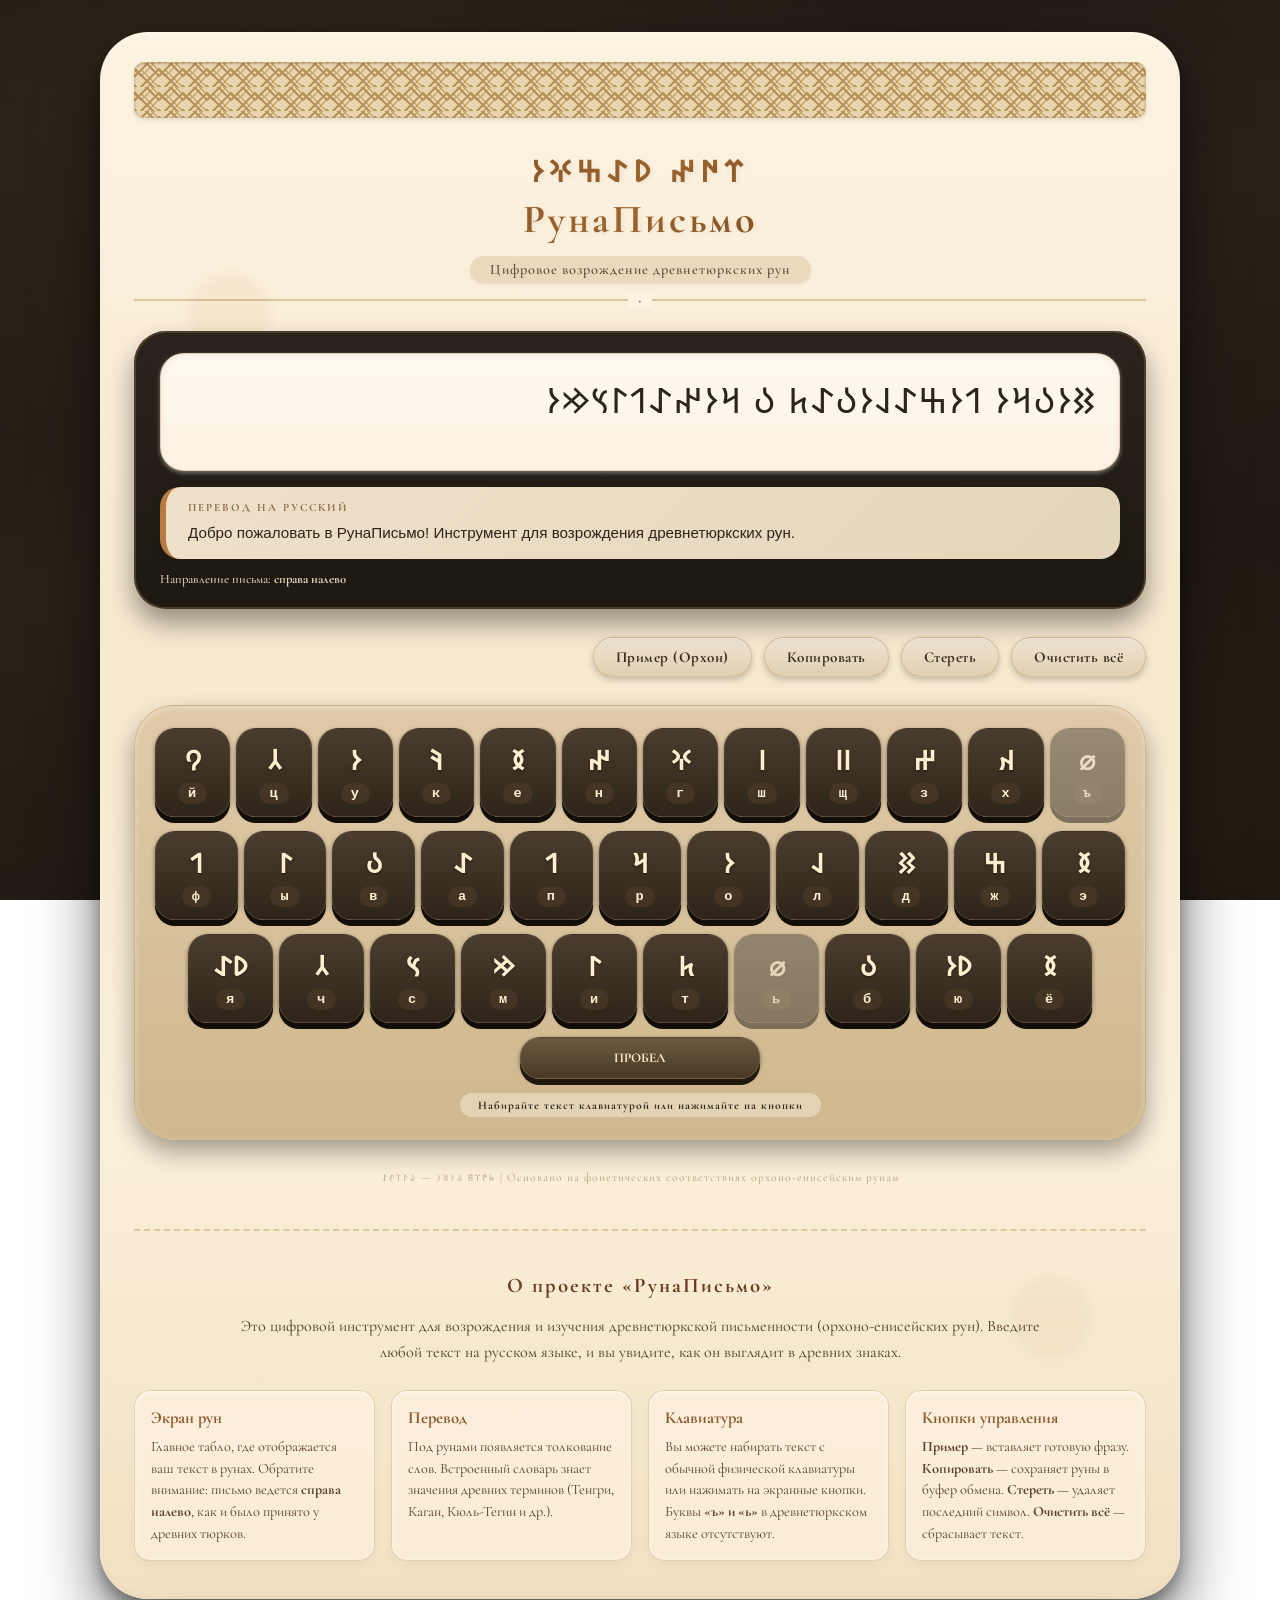
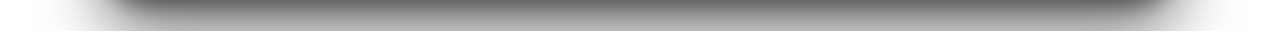
<file: index.html>
<!DOCTYPE html>
<html lang="ru">
<head>
    <meta charset="UTF-8">
    <meta name="viewport" content="width=device-width, initial-scale=1.0">
    <title>РунаПисьмо — цифровое возрождение древнетюркских рун</title>
    <link rel="preconnect" href="https://fonts.googleapis.com">
    <link rel="preconnect" href="https://fonts.gstatic.com" crossorigin>
    <link href="https://fonts.googleapis.com/css2?family=Noto+Sans+Old+Turkic&family=Cormorant+Garamond:wght@500;700&display=swap" rel="stylesheet">
    <link rel="stylesheet" href="style.css">
</head>
<body>
    <main class="tool-container">
        <div class="ornament" aria-hidden="true"></div>

        <header class="title-section">
            <h1><span class="rune-accent">𐰼𐰇𐰤 𐰖𐰀𐰕𐰍𐰆</span><br>РунаПисьмо</h1>
            <p class="sub">Цифровое возрождение древнетюркских рун</p>
        </header>

        <section class="rune-display-area">
            <div class="rune-text-container">
                <div id="runeOutput" class="rune-output" dir="rtl" style="unicode-bidi: isolate;" aria-live="polite"></div>
            </div>

            <div class="translation-block">
                <div class="translation-label">Перевод на русский</div>
                <div id="translationText" class="translation-text" aria-live="polite">—</div>
            </div>

            <div class="info-hint">
                <span>Направление письма: <strong>справа налево</strong></span>
                <span class="copy-notify" id="copyToast" role="status" aria-live="polite"></span>
            </div>
        </section>

        <section class="action-bar" aria-label="Действия">
            <button class="action-btn" id="exampleBtn" type="button">Пример (Орхон)</button>
            <button class="action-btn" id="copyBtn" type="button">Копировать</button>
            <button class="action-btn" id="backBtn" type="button">Стереть</button>
            <button class="action-btn" id="clearBtn" type="button">Очистить всё</button>
        </section>

        <section class="keyboard" aria-label="Виртуальная клавиатура">
            <div class="key-row" id="keyboardRow1"></div>
            <div class="key-row" id="keyboardRow2"></div>
            <div class="key-row" id="keyboardRow3"></div>
            <div class="key-row">
                <button class="key special-key space-key" id="spaceKeyBtn" type="button">ПРОБЕЛ</button>
            </div>
            <p class="keyboard-caption">Набирайте текст клавиатурой или нажимайте на кнопки</p>
        </section>

        <footer>
            𐱅𐰇𐰼𐰜 𐰉𐰆𐰑𐰣 — 𐰉𐰃𐰠𐰏𐰀 | Основано на фонетических соответствиях орхоно-енисейским рунам
        </footer>
        <section class="about-section">
            <h2 class="about-title"> О проекте «РунаПисьмо»</h2>
            <p class="about-desc">
                Это цифровой инструмент для возрождения и изучения древнетюркской письменности (орхоно-енисейских рун). 
                Введите любой текст на русском языке, и вы увидите, как он выглядит в древних знаках.
            </p>
                        <div class="about-grid">
                <div class="about-card">
                    <h3>Экран рун</h3>
                    <p>Главное табло, где отображается ваш текст в рунах. Обратите внимание: письмо ведется <b>справа налево</b>, как и было принято у древних тюрков.</p>
                </div>
                <div class="about-card">
                    <h3>Перевод</h3>
                    <p>Под рунами появляется толкование слов. Встроенный словарь знает значения древних терминов (Тенгри, Каган, Кюль-Тегин и др.).</p>
                </div>
                <div class="about-card">
                    <h3>Клавиатура</h3>
                    <p>Вы можете набирать текст с обычной физической клавиатуры или нажимать на экранные кнопки. Буквы <b>«ъ» и «ь»</b> в древнетюркском языке отсутствуют.</p>
                </div>
                <div class="about-card">
                    <h3>Кнопки управления</h3>
                    <p><b>Пример</b> — вставляет готовую фразу. <b>Копировать</b> — сохраняет руны в буфер обмена. <b>Стереть</b> — удаляет последний символ. <b>Очистить всё</b> — сбрасывает текст.</p>
                </div>
            </div>
        </section>
    </main>

    <script src="script.js"></script>
</body>
</html>
</file>
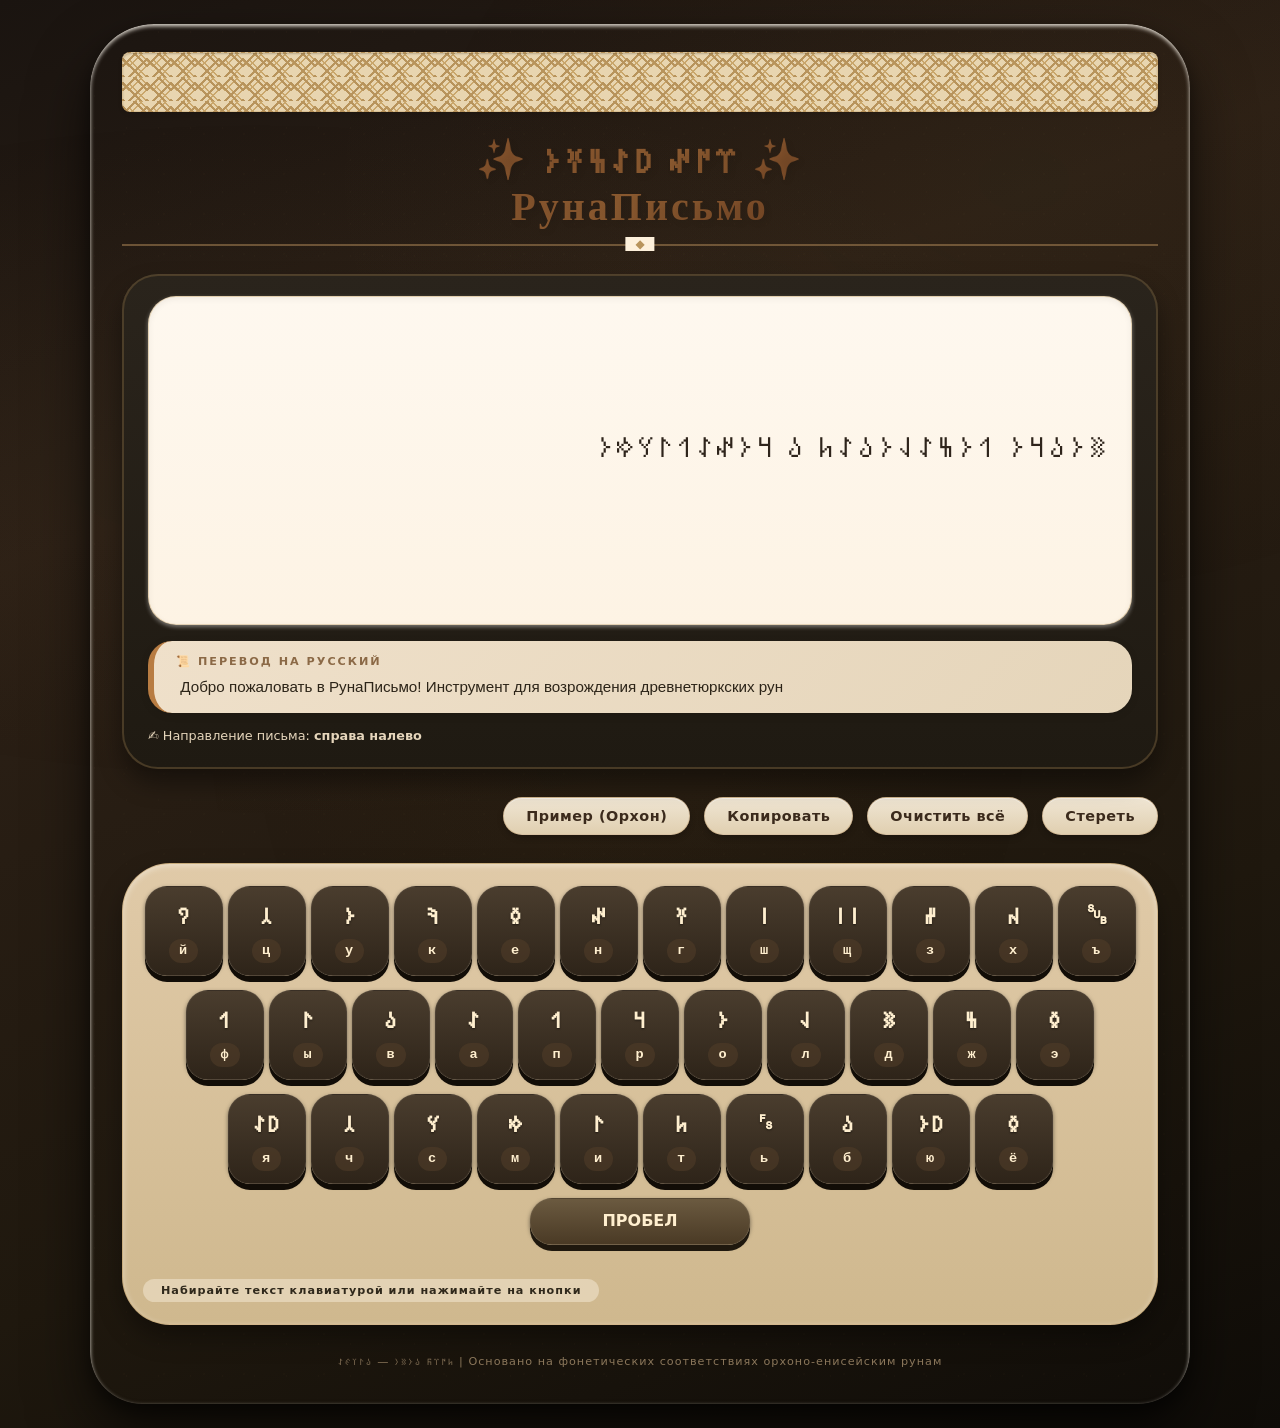
<file: Hakaton.html>
<!DOCTYPE html>
<html lang="ru">
<head>
    <meta charset="UTF-8">
    <meta name="viewport" content="width=device-width, initial-scale=1.0, user-scalable=yes">
    <title>РунаПисьмо — цифровое возрождение древнетюркских рун</title>
    <style>
        * {
            box-sizing: border-box;
            user-select: none;
        }

        body {
            background: linear-gradient(160deg, #1a1410 0%, #2c2016 30%, #1f180e 70%, #0f0c08 100%);
            font-family: 'Segoe UI', 'Roboto', 'Noto Sans', system-ui, -apple-system, 'Georgia', serif;
            display: flex;
            justify-content: center;
            align-items: center;
            min-height: 100vh;
            margin: 0;
            padding: 24px 16px;
        }

        body::before {
            content: '';
            position: fixed;
            top: 0;
            left: 0;
            width: 100%;
            height: 100%;
            pointer-events: none;
            z-index: 0;
            background-image:
                radial-gradient(ellipse at 20% 50%, rgba(180, 150, 100, 0.04) 0%, transparent 60%),
                radial-gradient(ellipse at 80% 20%, rgba(200, 160, 80, 0.03) 0%, transparent 50%),
                radial-gradient(ellipse at 50% 80%, rgba(160, 120, 60, 0.04) 0%, transparent 50%);
            opacity: 0.8;
        }

        .tool-container {
            position: relative;
            z-index: 1;
            max-width: 1100px;
            width: 100%;
            background: linear-gradient(180deg, #fdf0db 0%, #f8e8cc 30%, #fef3db 60%, #f5e3c4 100%);
            background-image:
                radial-gradient(circle at 15% 25%, rgba(200, 160, 100, 0.08) 1%, transparent 2%),
                radial-gradient(circle at 85% 75%, rgba(180, 140, 80, 0.06) 1%, transparent 2%),
                radial-gradient(circle at 50% 50%, rgba(210, 180, 130, 0.04) 2%, transparent 3%);
            background-size: 32px 32px, 40px 40px, 24px 24px;
            border-radius: 64px 64px 52px 52px;
            box-shadow:
                0 30px 60px rgba(0, 0, 0, 0.6),
                0 8px 16px rgba(0, 0, 0, 0.4),
                inset 0 2px 4px rgba(255, 250, 240, 0.9),
                inset 0 -2px 4px rgba(0, 0, 0, 0.05);
            padding: 28px 32px 36px;
            transition: all 0.3s ease;
        }

        .ornament {
            height: 60px;
            background-color: #e8d5b0;
            background-image:
                repeating-linear-gradient(45deg, #b8945c 0px, #b8945c 2px, transparent 2px, transparent 12px),
                repeating-linear-gradient(-45deg, #b8945c 0px, #b8945c 2px, transparent 2px, transparent 12px),
                repeating-linear-gradient(45deg, #c9a66b 0px, #c9a66b 1px, transparent 1px, transparent 12px),
                repeating-linear-gradient(-45deg, #c9a66b 0px, #c9a66b 1px, transparent 1px, transparent 12px);
            background-position: 0 0, 0 0, 6px 0, 6px 0;
            background-size: 24px 24px;
            margin-bottom: 24px;
            border-radius: 8px;
            box-shadow: inset 0 1px 2px rgba(0, 0, 0, 0.2), 0 2px 4px rgba(0, 0, 0, 0.1);
            border: 1px solid rgba(180, 140, 80, 0.3);
        }

        .title-section {
            text-align: center;
            border-bottom: 2px solid rgba(180, 140, 90, 0.5);
            margin-bottom: 28px;
            padding-bottom: 14px;
            position: relative;
        }

        .title-section::after {
            content: '◆';
            position: absolute;
            bottom: -7px;
            left: 50%;
            transform: translateX(-50%);
            color: #b8945c;
            font-size: 12px;
            background: #fdf0db;
            padding: 0 10px;
        }

        h1 {
            font-family: 'Georgia', 'Times New Roman', serif;
            font-size: 2.5rem;
            margin: 0;
            letter-spacing: 3px;
            background: linear-gradient(135deg, #6b3a1f, #8b5a30, #4a2010);
            background-clip: text;
            -webkit-background-clip: text;
            color: transparent;
            text-shadow: 3px 3px 6px rgba(0, 0, 0, 0.08);
            font-weight: bold;
        }

        .sub {
            font-size: 0.9rem;
            color: #5a3e28;
            background: rgba(230, 210, 180, 0.7);
            display: inline-block;
            padding: 5px 20px;
            border-radius: 40px;
            font-weight: 500;
            margin-top: 10px;
            letter-spacing: 1px;
            box-shadow: 0 1px 3px rgba(0, 0, 0, 0.1);
        }

        .rune-display-area {
            background: linear-gradient(180deg, #2a241c 0%, #1f1a12 100%);
            border-radius: 36px;
            padding: 22px 26px;
            margin-bottom: 28px;
            box-shadow:
                inset 0 0 0 2px rgba(100, 80, 50, 0.6),
                0 14px 24px rgba(0, 0, 0, 0.4),
                inset 0 1px 0 rgba(255, 255, 255, 0.03);
            position: relative;
        }

        .rune-text-container {
            background: linear-gradient(180deg, #fef8ef 0%, #fdf3e4 100%);
            border-radius: 28px;
            padding: 18px 22px;
            min-height: 100px;
            direction: rtl;
            font-size: 2.2rem;
            font-family: 'Noto Sans Old Turkic', 'Segoe UI Historic', 'Noto Sans', 'Ebrima', 'FreeSerif', serif;
            line-height: 1.5;
            word-break: break-word;
            white-space: pre-wrap;
            color: #2e241b;
            letter-spacing: 2px;
            border: 1px solid rgba(200, 170, 120, 0.5);
            box-shadow:
                inset 0 2px 6px rgba(0, 0, 0, 0.06),
                0 2px 4px rgba(255, 255, 255, 0.4);
            transition: all 0.3s ease;
        }

        #runeOutput {
            min-height: 80px;
            outline: none;
            transition: color 0.4s ease;
        }

        #runeOutput.placeholder-text {
            color: #bbb;
            font-style: italic;
        }

        .translation-block {
            background: linear-gradient(135deg, #efe0ca 0%, #e5d5ba 100%);
            border-radius: 24px;
            padding: 14px 22px;
            margin-top: 16px;
            direction: ltr;
            text-align: left;
            font-size: 0.95rem;
            color: #2c2418;
            border-left: 6px solid #b87c42;
            font-weight: 500;
            box-shadow: 0 2px 8px rgba(0, 0, 0, 0.1);
            transition: all 0.3s ease;
        }

        .translation-label {
            font-size: 0.7rem;
            text-transform: uppercase;
            letter-spacing: 2px;
            color: #8b6946;
            font-weight: bold;
            margin-bottom: 8px;
            display: flex;
            align-items: center;
            gap: 8px;
        }

        #translationText {
            font-family: 'Segoe UI', 'Roboto', 'Noto Sans', sans-serif;
            word-break: break-word;
            white-space: pre-wrap;
            line-height: 1.5;
            transition: opacity 0.3s ease;
        }

        .info-hint {
            direction: ltr;
            text-align: right;
            font-size: 0.8rem;
            margin-top: 12px;
            color: #e5d5bb;
            font-weight: 500;
            display: flex;
            justify-content: space-between;
            align-items: center;
        }

        .copy-notify {
            background: #a5713c;
            padding: 4px 14px;
            border-radius: 60px;
            font-size: 0.75rem;
            color: #f9eec1;
            transition: opacity 0.3s ease;
            box-shadow: 0 1px 3px rgba(0, 0, 0, 0.3);
        }

        .action-bar {
            display: flex;
            gap: 14px;
            justify-content: flex-end;
            margin-bottom: 28px;
            flex-wrap: wrap;
            align-items: center;
        }

        .action-btn {
            background: linear-gradient(180deg, #f0e6d4 0%, #e0cfb0 100%);
            border: 1px solid rgba(180, 140, 90, 0.4);
            padding: 10px 22px;
            border-radius: 60px;
            font-weight: bold;
            font-size: 0.9rem;
            font-family: inherit;
            display: inline-flex;
            align-items: center;
            gap: 8px;
            cursor: pointer;
            transition: all 0.2s ease;
            box-shadow: 0 3px 6px rgba(0, 0, 0, 0.2), inset 0 1px 0 rgba(255, 255, 255, 0.5);
            color: #3b2a1c;
            letter-spacing: 0.5px;
        }

        .action-btn:hover {
            background: linear-gradient(180deg, #e8dcc5 0%, #d4c09a 100%);
            transform: translateY(-1px);
            box-shadow: 0 5px 12px rgba(0, 0, 0, 0.3), inset 0 1px 0 rgba(255, 255, 255, 0.5);
        }

        .action-btn:active {
            background: #c9b48a;
            transform: translateY(1px);
            box-shadow: 0 1px 3px rgba(0, 0, 0, 0.3), inset 0 1px 3px rgba(0, 0, 0, 0.2);
        }

        .keyboard {
            background: linear-gradient(180deg, #e0caa8 0%, #cfb88e 100%);
            border-radius: 48px;
            padding: 22px 20px;
            box-shadow:
                inset 0 2px 6px rgba(255, 255, 255, 0.4),
                0 12px 24px rgba(0, 0, 0, 0.35);
            margin-top: 14px;
            border: 1px solid rgba(180, 140, 80, 0.3);
        }

        .key-row {
            display: flex;
            justify-content: center;
            flex-wrap: wrap;
            margin-bottom: 14px;
            gap: 5px;
        }

        .key {
            background: linear-gradient(180deg, #4a3d2e 0%, #2e2419 100%);
            color: #ffefcf;
            border-radius: 22px;
            padding: 12px 6px;
            min-width: 78px;
            text-align: center;
            font-weight: bold;
            cursor: pointer;
            transition: all 0.08s linear;
            box-shadow: 0 6px 0 #120d07, 0 2px 4px rgba(0, 0, 0, 0.5);
            display: inline-flex;
            flex-direction: column;
            align-items: center;
            justify-content: center;
            line-height: 1.3;
            border: 1px solid rgba(255, 255, 255, 0.05);
        }

        .key:hover {
            background: linear-gradient(180deg, #5a4d3e 0%, #3a2f24 100%);
            box-shadow: 0 7px 0 #120d07, 0 3px 6px rgba(0, 0, 0, 0.5);
        }

        .key:active {
            transform: translateY(4px);
            box-shadow: 0 2px 0 #120d07, 0 1px 2px rgba(0, 0, 0, 0.5);
            transition: all 0.04s linear;
        }

        .key-rune-char {
            font-size: 1.7rem;
            font-family: 'Noto Sans Old Turkic', 'Segoe UI Historic', monospace;
            margin-bottom: 5px;
            text-shadow: 0 1px 2px rgba(0, 0, 0, 0.5);
        }

        .key-letter-char {
            font-size: 0.85rem;
            background: rgba(80, 60, 40, 0.6);
            padding: 3px 10px;
            border-radius: 20px;
            font-family: monospace;
            font-weight: bold;
            text-transform: lowercase;
            letter-spacing: 1px;
        }

        .special-key {
            background: linear-gradient(180deg, #c99550 0%, #a07238 100%);
            min-width: 90px;
            box-shadow: 0 6px 0 #5a3d20, 0 2px 4px rgba(0, 0, 0, 0.5);
        }

        .special-key:hover {
            background: linear-gradient(180deg, #d4a560 0%, #b08040 100%);
        }

        .space-key {
            min-width: 220px;
            background: linear-gradient(180deg, #6b5a40 0%, #4a3a25 100%);
            box-shadow: 0 6px 0 #1f180e, 0 2px 4px rgba(0, 0, 0, 0.5);
        }

        .keyboard-caption {
            text-align: center;
            margin-top: 20px;
            font-size: 0.7rem;
            color: #2f281b;
            font-weight: bold;
            background: rgba(235, 221, 196, 0.7);
            display: inline-block;
            width: auto;
            padding: 5px 18px;
            border-radius: 60px;
            letter-spacing: 1px;
        }

        footer {
            text-align: center;
            font-size: 0.7rem;
            margin-top: 30px;
            color: #a8906f;
            letter-spacing: 1px;
            opacity: 0.8;
        }
    </style>
</head>
<body>
    <div class="tool-container">
        <div class="ornament"></div>
        <div class="title-section">
            <h1>✨ 𐰼𐰇𐰤 𐰖𐰀𐰕𐰍𐰆 ✨<br>РунаПисьмо</h1>
        </div>

        <div class="rune-display-area">
            <div class="rune-text-container">
                <div id="runeOutput" style="direction: rtl; unicode-bidi: embed;">𐰀𐰃𐰆𐰭</div>
            </div>
            <div class="translation-block">
                <div class="translation-label">
                    <span>📜 ПЕРЕВОД НА РУССКИЙ</span>
                </div>
                <div id="translationText">—</div>
            </div>
            <div class="info-hint">
                <span>✍️ Направление письма: <strong>справа налево</strong></span>
                <span class="copy-notify" id="copyToast" style="opacity:0;">✓ скопировано</span>
            </div>
        </div>

        <div class="action-bar">
            <button class="action-btn" id="exampleBtn">Пример (Орхон)</button>
            <button class="action-btn" id="copyBtn">Копировать</button>
            <button class="action-btn" id="clearBtn">Очистить всё</button>
            <button class="action-btn" id="backBtn">Стереть</button>
        </div>

        <div class="keyboard">
            <div class="key-row" id="keyboardRow1"></div>
            <div class="key-row" id="keyboardRow2"></div>
            <div class="key-row" id="keyboardRow3"></div>
            <div class="key-row">
                <div class="key special-key space-key" id="spaceKeyBtn">ПРОБЕЛ</div>
            </div>
            <div class="keyboard-caption">Набирайте текст клавиатурой или нажимайте на кнопки</div>
        </div>
        <footer>𐱅𐰇𐰼𐰜 𐰉𐰆𐰑𐰣 — 𐰉𐰃𐰠𐰏𐰀 | Основано на фонетических соответствиях орхоно-енисейским рунам</footer>
    </div>

    <script>
        const rusToRune = new Map([
            ['а', '𐰀'], ['б', '𐰉'], ['в', '𐰉'], ['г', '𐰍'], ['д', '𐰑'],
            ['е', '𐰅'], ['ё', '𐰅'], ['ж', '𐰕'], ['з', '𐰔'], ['и', '𐰃'],
            ['й', '𐰘'], ['к', '𐰚'], ['л', '𐰞'], ['м', '𐰢'], ['н', '𐰤'],
            ['о', '𐰆'], ['п', '𐰯'], ['р', '𐰺'], ['с', '𐰽'], ['т', '𐱅'],
            ['у', '𐰆'], ['ф', '𐰯'], ['х', '𐰴'], ['ц', '𐰲'], ['ч', '𐰲'],
            ['ш', '𐰾'], ['щ', '𐰾𐰾'], ['ъ', ''], ['ы', '𐰃'], ['ь', ''],
            ['э', '𐰅'], ['ю', '𐰖𐰆'], ['я', '𐰖𐰀']
        ]);

        function convertRussianToRunes(inputStr) {
            let result = '';
            for (let i = 0; i < inputStr.length; i++) {
                let ch = inputStr[i];
                if (ch === ' ') { result += ' '; continue; }
                if (/[0-9.,!?;:()\-–—\[\]{}<>/\\|`~@#$%^&*+=]/.test(ch)) { result += ch; continue; }
                if (/[а-яё]/.test(ch)) {
                    let rune = rusToRune.get(ch);
                    result += (rune !== undefined) ? rune : ch;
                } else { result += ch; }
            }
            return result;
        }

        function getRussianTranslation(russianRaw) {
            if (!russianRaw || russianRaw.trim() === '') return "—";
            const dict = {
                "кюль тегин": "Кюль-Тегин (принц, великий воин)",
                "бильге каган": "Бильге-каган (мудрый правитель)",
                "тоньюкук": "Тоньюкук (мудрый советник)",
                "тенгри": "Тенгри (Вечное Небо)",
                "тюрк": "тюркский народ",
                "руна": "руна", "руны": "руны",
                "добро": "добро, благо", "пожаловать": "приветствовать",
                "мир": "мир, вселенная", "солнце": "солнце (Күн)", "небо": "небо (Тенгри)",
                "земля": "земля (Йер-Суб)", "волк": "волк (Бөрі)", "конь": "конь (Йылкы)",
                "воин": "воин (Багатур)", "каган": "каган (верховный правитель)",
                "степь": "степь (Кыр)", "отец": "отец (Ата)", "мать": "мать (Ана)",
                "сын": "сын (Оглан)", "дочь": "дочь (Кыз)", "народ": "народ (Бодун)",
                "язык": "язык (Тил)", "письмо": "письменность (Языг)",
                "память": "память (Эс)", "история": "история (Битіг)",
                "стела": "каменная стела", "надпись": "надпись (Бітіг)",
                "рунаписьмо": "РунаПисьмо — цифровой инструмент"
            };
            let lowerText = russianRaw.toLowerCase();
            let translationParts = [];
            let words = lowerText.split(/\s+/);
            for (let w of words) {
                if (w.length === 0) continue;
                if (dict[w]) translationParts.push(dict[w]);
                else if (w.length > 2 && dict[w.slice(0, -1)]) translationParts.push(dict[w.slice(0, -1)] + (w.endsWith('и') ? ' (мн.ч.)' : ''));
                else translationParts.push(`«${w}»`);
            }
            let baseTranslation = translationParts.join(' ');
            if (lowerText.includes("кюль тегин") || lowerText.includes("бильге")) return " " + baseTranslation + ". Слава древним воинам Орхона!";
            if (lowerText.includes("тенгри")) return " " + baseTranslation + " — благословение Вечного Неба.";
            if (lowerText === "добро пожаловать в рунаписьмо") return " Добро пожаловать в РунаПисьмо! Инструмент для возрождения древнетюркских рун ";
            if (baseTranslation.length < 50 && baseTranslation !== "—") return " " + baseTranslation;
            if (lowerText.length > 0 && baseTranslation !== "—") return " Смысл надписи: " + baseTranslation;
            return " Буквальное отображение: «" + russianRaw + "». Погрузитесь в мир древнетюркской письменности!";
        }
        
        let rawRussianInput = "";

        function updateRuneAndTranslation() {
            const runeText = convertRussianToRunes(rawRussianInput);
            const outputDiv = document.getElementById('runeOutput');
            
            if (runeText.trim() === '' && rawRussianInput === '') {
                outputDiv.innerHTML = '𐱅𐰇𐰼𐰜 𐰼𐰇𐰤𐰠𐰼𐰃';
                outputDiv.classList.add('placeholder-text');
            } else {
                outputDiv.innerHTML = runeText === '' ? '' : runeText;
                outputDiv.classList.remove('placeholder-text');
            }
            
            const translationDiv = document.getElementById('translationText');
            if (translationDiv) {
                translationDiv.innerHTML = getRussianTranslation(rawRussianInput);
            }
        }

        let toastTimer1, toastTimer2;

        function showToast(msg, duration = 1500, resetToDefault = false) {
            const toast = document.getElementById('copyToast');
            if (!toast) return;
            clearTimeout(toastTimer1);
            clearTimeout(toastTimer2);
            toast.textContent = msg;
            toast.style.opacity = '1';
            toastTimer1 = setTimeout(() => {
                toast.style.opacity = '0';
                if (resetToDefault) {
                    toastTimer2 = setTimeout(() => {
                        if (toast) toast.textContent = "скопировано";
                    }, 500);
                }
            }, duration);
        }
        
        function addCharacter(char) {
            if (/[а-яА-ЯёЁ]/.test(char)) char = char.toLowerCase();
            if (char === 'ъ' || char === 'ь') {
                showToast("Увы, такой буквы нет в этом языке", 1800, false);
                return;
            }
            rawRussianInput += char;
            updateRuneAndTranslation();
        }
        
        function deleteLastChar() {
            if (rawRussianInput.length === 0) return;
            rawRussianInput = rawRussianInput.slice(0, -1);
            updateRuneAndTranslation();
        }
        
        function clearAll() {
            rawRussianInput = "";
            updateRuneAndTranslation();
            showToast("Поле очищено", 1000, false);
        }
        
        function copyToClipboard() {
            const runesOnly = convertRussianToRunes(rawRussianInput);
            if (!runesOnly.trim()) {
                showToast("📭 Нет текста для копирования", 1500, false);
                return;
            }
            navigator.clipboard.writeText(runesOnly).then(() => {
                showToast("Руны скопированы!", 1800, true);
            }).catch(() => {
                showToast("Не удалось скопировать", 1800, false);
            });
        }
        
        function handlePhysicalKeyboard(e) {
            const key = e.key;
            if (key === 'Backspace') { e.preventDefault(); deleteLastChar(); return; }
            if (key === ' ' || key === 'Space') { e.preventDefault(); addCharacter(' '); return; }
            if (key === 'Enter') { e.preventDefault(); addCharacter(' '); return; }
            const isRussian = /[а-яА-ЯёЁ]/.test(key);
            if (isRussian && key.length === 1) { e.preventDefault(); addCharacter(key); return; }
            if (key.length === 1 && /[0-9.,!?;:()\-=+[\]{}'"/\\|`~@#$%^&*]/.test(key)) { e.preventDefault(); addCharacter(key); return; }
            if (key.length === 1 && /[a-zA-Z]/.test(key)) { e.preventDefault(); addCharacter(key); return; }
        }
        
        const row1Chars = ['й', 'ц', 'у', 'к', 'е', 'н', 'г', 'ш', 'щ', 'з', 'х', 'ъ'];
        const row2Chars = ['ф', 'ы', 'в', 'а', 'п', 'р', 'о', 'л', 'д', 'ж', 'э'];
        const row3Chars = ['я', 'ч', 'с', 'м', 'и', 'т', 'ь', 'б', 'ю', 'ё'];
        
        function createKeyWithRune(cyrChar) {
            const runeChar = rusToRune.get(cyrChar) || (cyrChar === 'ъ' ? '␚' : (cyrChar === 'ь' ? '␜' : cyrChar));
            const keyDiv = document.createElement('div');
            keyDiv.className = 'key';
            keyDiv.innerHTML = `
                <div class="key-rune-char">${runeChar !== '' ? runeChar : ' '}</div>
                <div class="key-letter-char">${cyrChar}</div>
            `;
            keyDiv.addEventListener('click', (e) => {
                e.stopPropagation();
                addCharacter(cyrChar);
            });
            return keyDiv;
        }
        
        const row1Container = document.getElementById('keyboardRow1');
        const row2Container = document.getElementById('keyboardRow2');
        const row3Container = document.getElementById('keyboardRow3');
        row1Chars.forEach(ch => row1Container.appendChild(createKeyWithRune(ch)));
        row2Chars.forEach(ch => row2Container.appendChild(createKeyWithRune(ch)));
        row3Chars.forEach(ch => row3Container.appendChild(createKeyWithRune(ch)));
        
        document.getElementById('spaceKeyBtn')?.addEventListener('click', () => addCharacter(' '));
        document.getElementById('copyBtn')?.addEventListener('click', copyToClipboard);
        document.getElementById('clearBtn')?.addEventListener('click', clearAll);
        document.getElementById('backBtn')?.addEventListener('click', deleteLastChar);
        document.getElementById('exampleBtn')?.addEventListener('click', () => {
            const examplePhrase = "кюль тегин бильге каган";
            if (rawRussianInput.length === 0) rawRussianInput = examplePhrase;
            else rawRussianInput += " " + examplePhrase;
            updateRuneAndTranslation();
            showToast("Пример приведён", 1500, false);
        });
        
        window.addEventListener('keydown', (e) => {
            if (e.ctrlKey || e.metaKey) {
                if (e.key === 'c' || e.key === 'C' || e.key === 'v' || e.key === 'V') return;
            }
            const activeEl = document.activeElement;
            if (activeEl && (activeEl.tagName === 'INPUT' || activeEl.tagName === 'TEXTAREA' || activeEl.isContentEditable)) return;
            handlePhysicalKeyboard(e);
        });
        
        rawRussianInput = "добро пожаловать в рунаписьмо";
        updateRuneAndTranslation();
    </script>
</body>
</html>
</file>
<file: style.css>
*,
*::before,
*::after {
    box-sizing: border-box;
}

html {
    -webkit-text-size-adjust: 100%;
}

body {
    margin: 0;
    min-height: 100vh;
    padding: 32px 16px;
    display: flex;
    justify-content: center;
    align-items: center;

    font-family: 'Cormorant Garamond', 'Georgia', 'Segoe UI', system-ui, serif;
    color: #2c2418;

    background:
        radial-gradient(1200px 600px at 15% 10%, rgba(200, 160, 90, 0.10), transparent 60%),
        radial-gradient(900px 500px at 85% 90%, rgba(160, 120, 60, 0.10), transparent 60%),
        linear-gradient(160deg, #1c1611 0%, #2a2117 45%, #17120c 100%);
    background-attachment: fixed;
}

body::before {
    content: '';
    position: fixed;
    inset: 0;
    pointer-events: none;
    z-index: 0;
    background-image:
        repeating-linear-gradient(0deg, rgba(255, 255, 255, 0.012) 0 1px, transparent 1px 3px),
        repeating-linear-gradient(90deg, rgba(0, 0, 0, 0.02) 0 1px, transparent 1px 4px);
    opacity: 0.7;
}

.tool-container {
    position: relative;
    z-index: 1;
    width: 100%;
    max-width: 1080px;
    padding: 30px 34px 38px;

    background:
        radial-gradient(circle at 12% 18%, rgba(200, 160, 100, 0.10) 0 2%, transparent 3%),
        radial-gradient(circle at 88% 82%, rgba(180, 140, 80, 0.08) 0 2%, transparent 3%),
        linear-gradient(180deg, #fdf3e2 0%, #f7e9cf 40%, #fbf0da 70%, #f2e0c2 100%);

    border-radius: 48px;
    box-shadow:
        0 32px 64px rgba(0, 0, 0, 0.55),
        0 8px 18px rgba(0, 0, 0, 0.35),
        inset 0 2px 4px rgba(255, 250, 240, 0.9),
        inset 0 -2px 6px rgba(0, 0, 0, 0.05);
}

.ornament {
    height: 56px;
    margin-bottom: 26px;
    border-radius: 10px;
    border: 1px solid rgba(180, 140, 80, 0.35);
    background-color: #e8d5b0;
    background-image:
        repeating-linear-gradient(45deg, #b8945c 0 2px, transparent 2px 12px),
        repeating-linear-gradient(-45deg, #b8945c 0 2px, transparent 2px 12px),
        repeating-linear-gradient(45deg, #c9a66b 0 1px, transparent 1px 12px),
        repeating-linear-gradient(-45deg, #c9a66b 0 1px, transparent 1px 12px);
    background-size: 24px 24px;
    background-position: 0 0, 0 0, 6px 0, 6px 0;
    box-shadow:
        inset 0 1px 2px rgba(0, 0, 0, 0.2),
        0 2px 4px rgba(0, 0, 0, 0.1);
}

.title-section {
    position: relative;
    text-align: center;
    margin-bottom: 30px;
    padding-bottom: 16px;
    border-bottom: 2px solid rgba(180, 140, 90, 0.45);
}

.title-section::after {
    content: '◆';
    position: absolute;
    bottom: -8px;
    left: 50%;
    transform: translateX(-50%);
    padding: 0 10px;
    font-size: 12px;
    color: #b8945c;
    background: #fdf3e2;
}

h1 {
    margin: 0;
    font-size: clamp(1.6rem, 4vw, 2.5rem);
    font-weight: 700;
    letter-spacing: 3px;
    line-height: 1.25;
    background: linear-gradient(135deg, #6b3a1f, #a0682f, #4a2010);
    background-clip: text;
    -webkit-background-clip: text;
    color: transparent;
    text-shadow: 2px 2px 5px rgba(0, 0, 0, 0.06);
}

.rune-accent {
    font-family: 'Noto Sans Old Turkic', 'Segoe UI Historic', serif;
    font-size: 0.75em;
    letter-spacing: 6px;
}

.sub {
    display: inline-block;
    margin: 12px 0 0;
    padding: 5px 20px;
    font-size: 0.9rem;
    font-weight: 500;
    letter-spacing: 1px;
    color: #5a3e28;
    background: rgba(230, 210, 180, 0.75);
    border-radius: 40px;
    box-shadow: 0 1px 3px rgba(0, 0, 0, 0.1);
}

.rune-display-area {
    position: relative;
    margin-bottom: 28px;
    padding: 22px 26px;
    border-radius: 32px;
    background: linear-gradient(180deg, #2a241c 0%, #1d1810 100%);
    box-shadow:
        inset 0 0 0 2px rgba(100, 80, 50, 0.6),
        0 14px 26px rgba(0, 0, 0, 0.4),
        inset 0 1px 0 rgba(255, 255, 255, 0.03);
}

.rune-text-container {
    min-height: 110px;
    padding: 18px 22px;
    border-radius: 24px;
    border: 1px solid rgba(200, 170, 120, 0.5);
    background: linear-gradient(180deg, #fef8ef 0%, #fdf3e4 100%);
    box-shadow:
        inset 0 2px 6px rgba(0, 0, 0, 0.06),
        0 2px 4px rgba(255, 255, 255, 0.4);
}

.rune-output {
    min-height: 80px;
    font-family: 'Noto Sans Old Turkic', 'Segoe UI Historic', 'Ebrima', 'FreeSerif', serif;
    font-size: clamp(1.6rem, 4vw, 2.2rem);
    line-height: 1.55;
    letter-spacing: 2px;
    color: #2e241b;
    word-break: break-word;
    white-space: pre-wrap;
    transition: color 0.4s ease;
}

.rune-output.placeholder-text {
    color: #c2b39a;
    font-style: italic;
}

.translation-block {
    margin-top: 16px;
    padding: 14px 22px;
    border-radius: 20px;
    border-left: 6px solid #b87c42;
    background: linear-gradient(135deg, #efe0ca 0%, #e5d5ba 100%);
    box-shadow: 0 2px 8px rgba(0, 0, 0, 0.1);
    font-size: 0.95rem;
    font-weight: 500;
    direction: ltr;
    text-align: left;
}

.translation-label {
    margin-bottom: 8px;
    font-size: 0.7rem;
    font-weight: 700;
    letter-spacing: 2px;
    text-transform: uppercase;
    color: #8b6946;
}

.translation-text {
    font-family: 'Segoe UI', 'Roboto', sans-serif;
    line-height: 1.5;
    white-space: pre-wrap;
    word-break: break-word;
    transition: opacity 0.3s ease;
}

.info-hint {
    display: flex;
    justify-content: space-between;
    align-items: center;
    gap: 12px;
    margin-top: 12px;
    font-size: 0.8rem;
    font-weight: 500;
    color: #e5d5bb;
    direction: ltr;
}

.copy-notify {
    padding: 4px 14px;
    border-radius: 60px;
    font-size: 0.75rem;
    color: #f9eec1;
    background: #a5713c;
    box-shadow: 0 1px 3px rgba(0, 0, 0, 0.3);
    opacity: 0;
    transition: opacity 0.3s ease;
    white-space: nowrap;
}

.action-bar {
    display: flex;
    flex-wrap: wrap;
    gap: 12px;
    justify-content: flex-end;
    align-items: center;
    margin-bottom: 28px;
}

.action-btn {
    padding: 10px 22px;
    border: 1px solid rgba(180, 140, 90, 0.4);
    border-radius: 60px;
    font-family: inherit;
    font-size: 0.95rem;
    font-weight: 700;
    letter-spacing: 0.5px;
    color: #3b2a1c;
    background: linear-gradient(180deg, #f0e6d4 0%, #e0cfb0 100%);
    box-shadow:
        0 3px 6px rgba(0, 0, 0, 0.2),
        inset 0 1px 0 rgba(255, 255, 255, 0.5);
    cursor: pointer;
    transition: transform 0.15s ease, box-shadow 0.15s ease, background 0.2s ease;
}

.action-btn:hover {
    background: linear-gradient(180deg, #e8dcc5 0%, #d4c09a 100%);
    transform: translateY(-1px);
    box-shadow:
        0 5px 12px rgba(0, 0, 0, 0.3),
        inset 0 1px 0 rgba(255, 255, 255, 0.5);
}

.action-btn:active {
    background: #c9b48a;
    transform: translateY(1px);
    box-shadow:
        0 1px 3px rgba(0, 0, 0, 0.3),
        inset 0 1px 3px rgba(0, 0, 0, 0.2);
}

.action-btn:focus-visible {
    outline: 3px solid #b87c42;
    outline-offset: 2px;
}

.keyboard {
    margin-top: 14px;
    padding: 22px 20px;
    border: 1px solid rgba(180, 140, 80, 0.3);
    border-radius: 40px;
    background: linear-gradient(180deg, #e0caa8 0%, #cfb88e 100%);
    box-shadow:
        inset 0 2px 6px rgba(255, 255, 255, 0.4),
        0 12px 24px rgba(0, 0, 0, 0.35);
}

.key-row {
    display: flex;
    flex-wrap: wrap;
    justify-content: center;
    gap: 6px;
    margin-bottom: 14px;
}

.key {
    display: inline-flex;
    flex-direction: column;
    align-items: center;
    justify-content: center;
    flex: 1 1 auto;
    min-width: 54px;
    max-width: 85px;
    padding: 12px 4px;
    border: 1px solid rgba(255, 255, 255, 0.05);
    border-radius: 20px;
    font-family: inherit;
    font-weight: 700;
    color: #ffefcf;
    background: linear-gradient(180deg, #4a3d2e 0%, #2e2419 100%);
    box-shadow:
        0 6px 0 #120d07,
        0 2px 4px rgba(0, 0, 0, 0.5);
    cursor: pointer;
    transition: transform 0.08s linear, box-shadow 0.08s linear, background 0.15s ease;
}

.key:hover {
    background: linear-gradient(180deg, #5a4d3e 0%, #3a2f24 100%);
    box-shadow:
        0 7px 0 #120d07,
        0 3px 6px rgba(0, 0, 0, 0.5);
}

.key:active {
    transform: translateY(4px);
    box-shadow:
        0 2px 0 #120d07,
        0 1px 2px rgba(0, 0, 0, 0.5);
    transition-duration: 0.04s;
}

.key:focus-visible {
    outline: 3px solid #f0d9a8;
    outline-offset: 2px;
}

.key-rune-char {
    margin-bottom: 5px;
    font-family: 'Noto Sans Old Turkic', 'Segoe UI Historic', monospace;
    font-size: 1.7rem;
    text-shadow: 0 1px 2px rgba(0, 0, 0, 0.5);
}

.key-letter-char {
    padding: 3px 10px;
    border-radius: 20px;
    font-family: monospace;
    font-size: 0.85rem;
    font-weight: 700;
    letter-spacing: 1px;
    text-transform: lowercase;
    background: rgba(80, 60, 40, 0.6);
}

.key-disabled {
    opacity: 0.45;
    cursor: not-allowed;
    filter: grayscale(0.6);
}

.special-key {
    min-width: 96px;
    background: linear-gradient(180deg, #c99550 0%, #a07238 100%);
    box-shadow:
        0 6px 0 #5a3d20,
        0 2px 4px rgba(0, 0, 0, 0.5);
}

.special-key:hover {
    background: linear-gradient(180deg, #d4a560 0%, #b08040 100%);
}

.space-key {
    min-width: 240px;
    background: linear-gradient(180deg, #6b5a40 0%, #4a3a25 100%);
    box-shadow:
        0 6px 0 #1f180e,
        0 2px 4px rgba(0, 0, 0, 0.5);
}

.keyboard-caption {
    margin: 6px 0 0;
    padding: 5px 18px;
    display: block;
    width: fit-content;
    margin-inline: auto;
    font-size: 0.72rem;
    font-weight: 700;
    letter-spacing: 1px;
    color: #2f281b;
    background: rgba(235, 221, 196, 0.7);
    border-radius: 60px;
    text-align: center;
}

footer {
    margin-top: 30px;
    font-size: 0.72rem;
    letter-spacing: 1px;
    text-align: center;
    color: #a8906f;
    opacity: 0.85;
}

@media (max-width: 720px) {
    body {
        padding: 16px 10px;
        align-items: flex-start;
    }

    .tool-container {
        padding: 20px 16px 28px;
        border-radius: 32px;
    }

    .rune-display-area {
        padding: 16px;
        border-radius: 24px;
    }

    .rune-text-container {
        padding: 14px 16px;
    }

    .keyboard {
        padding: 16px 10px;
        border-radius: 28px;
    }

    .key {
        min-width: 58px;
        padding: 10px 4px;
        border-radius: 16px;
    }

    .key-rune-char {
        font-size: 1.35rem;
    }

    .key-letter-char {
        font-size: 0.75rem;
        padding: 2px 7px;
    }

    .space-key {
        min-width: 180px;
    }

    .action-bar {
        justify-content: center;
    }

    .action-btn {
        flex: 1 1 140px;
        text-align: center;
    }

    .info-hint {
        flex-direction: column;
        align-items: flex-start;
        gap: 6px;
    }
}

@media (prefers-reduced-motion: reduce) {
    *,
    *::before,
    *::after {
        transition: none !important;
        animation: none !important;
    }
}
.about-section {
    margin-top: 45px;
    padding-top: 25px;
    border-top: 2px dashed rgba(180, 140, 90, 0.4);
}

.about-title {
    text-align: center;
    font-size: 1.3rem;
    color: #6b3a1f;
    margin-bottom: 12px;
    letter-spacing: 2px;
}

.about-desc {
    text-align: center;
    font-size: 1rem;
    color: #4a3a25;
    margin-bottom: 25px;
    max-width: 800px;
    margin-inline: auto;
    line-height: 1.6;
}

.about-grid {
    display: grid;
    grid-template-columns: repeat(auto-fit, minmax(220px, 1fr));
    gap: 16px;
}

.about-card {
    background: rgba(253, 243, 226, 0.65);
    border: 1px solid rgba(180, 140, 80, 0.3);
    padding: 16px;
    border-radius: 16px;
    box-shadow: inset 0 1px 4px rgba(255, 255, 255, 0.6), 0 4px 10px rgba(0, 0, 0, 0.03);
    transition: transform 0.2s ease;
}

.about-card:hover {
    transform: translateY(-3px);
}

.about-card h3 {
    font-size: 1.05rem;
    color: #8b5a30;
    margin: 0 0 8px 0;
    display: flex;
    align-items: center;
    gap: 6px;
}

.about-card p {
    font-size: 0.9rem;
    line-height: 1.5;
    color: #5a3e28;
    margin: 0;
}

@media (max-width: 720px) {
    body {
        padding: 10px 6px;
        align-items: flex-start;
    }

    .tool-container {
        padding: 16px 12px 24px;
        border-radius: 24px;
    }

    .rune-display-area {
        padding: 12px;
        border-radius: 20px;
        margin-bottom: 20px;
    }

    .rune-text-container {
        padding: 10px 12px;
        min-height: 80px;
    }

    .action-bar {
        justify-content: center;
        gap: 8px;
        margin-bottom: 20px;
    }

    .action-btn {
        flex: 1 1 40%;
        padding: 10px 8px;
        font-size: 0.85rem;
        text-align: center;
    }

    .keyboard {
        padding: 12px 8px;
        border-radius: 20px;
        margin-top: 10px;
    }

    .key-row {
        display: grid;
        grid-template-columns: repeat(6, 1fr);
        gap: 5px;
        margin-bottom: 5px;
    }

    .key {
        min-width: 0; 
        width: 100%;
        padding: 8px 2px;
        border-radius: 10px;
        box-shadow: 0 3px 0 #120d07, 0 1px 2px rgba(0, 0, 0, 0.5);
    }

    .key-rune-char {
        font-size: 1.15rem;
        margin-bottom: 2px;
    }

    .key-letter-char {
        font-size: 0.65rem;
        padding: 1px 4px;
    }

    .space-key {
        grid-column: 1 / -1; 
        padding: 10px 2px;
    }

    .keyboard-caption {
        font-size: 0.65rem;
        margin-top: 12px;
        padding: 4px 12px;
    }
    
    .about-grid {
        grid-template-columns: 1fr;
    }
}
</file>
